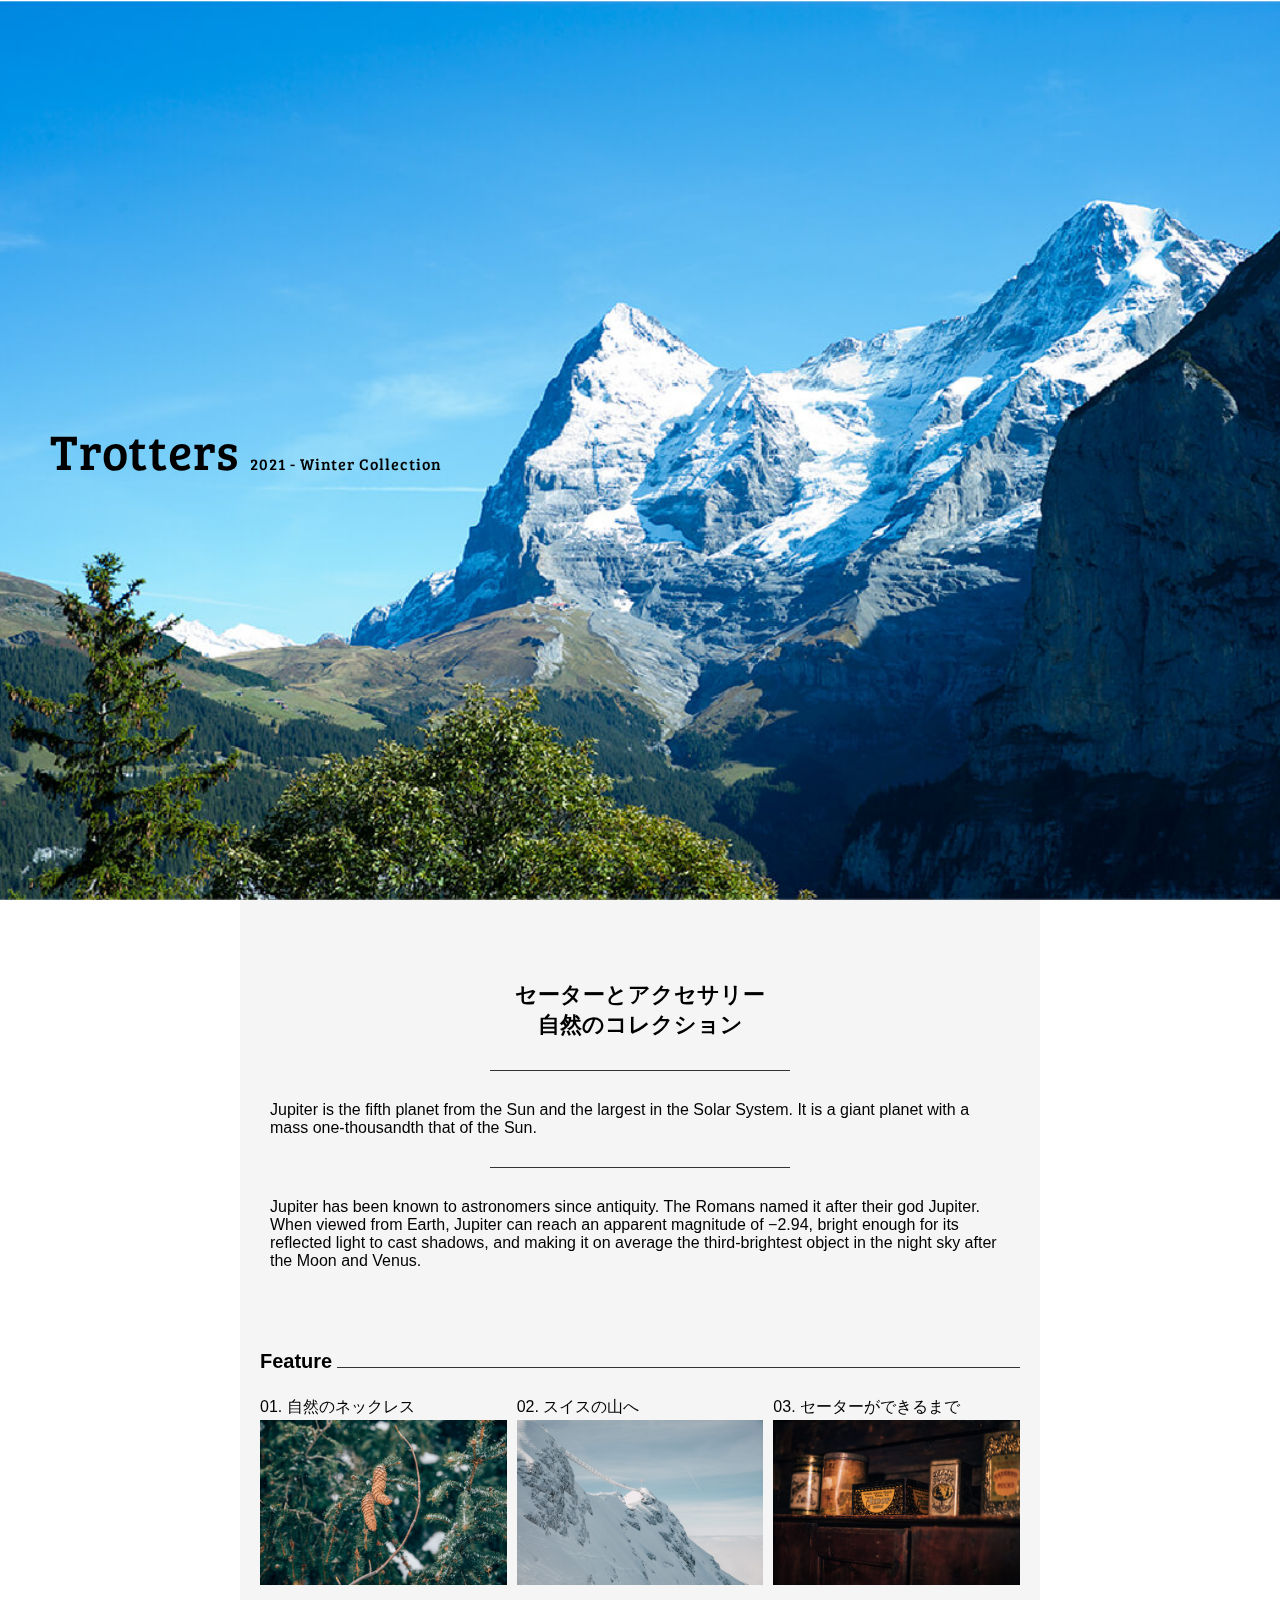
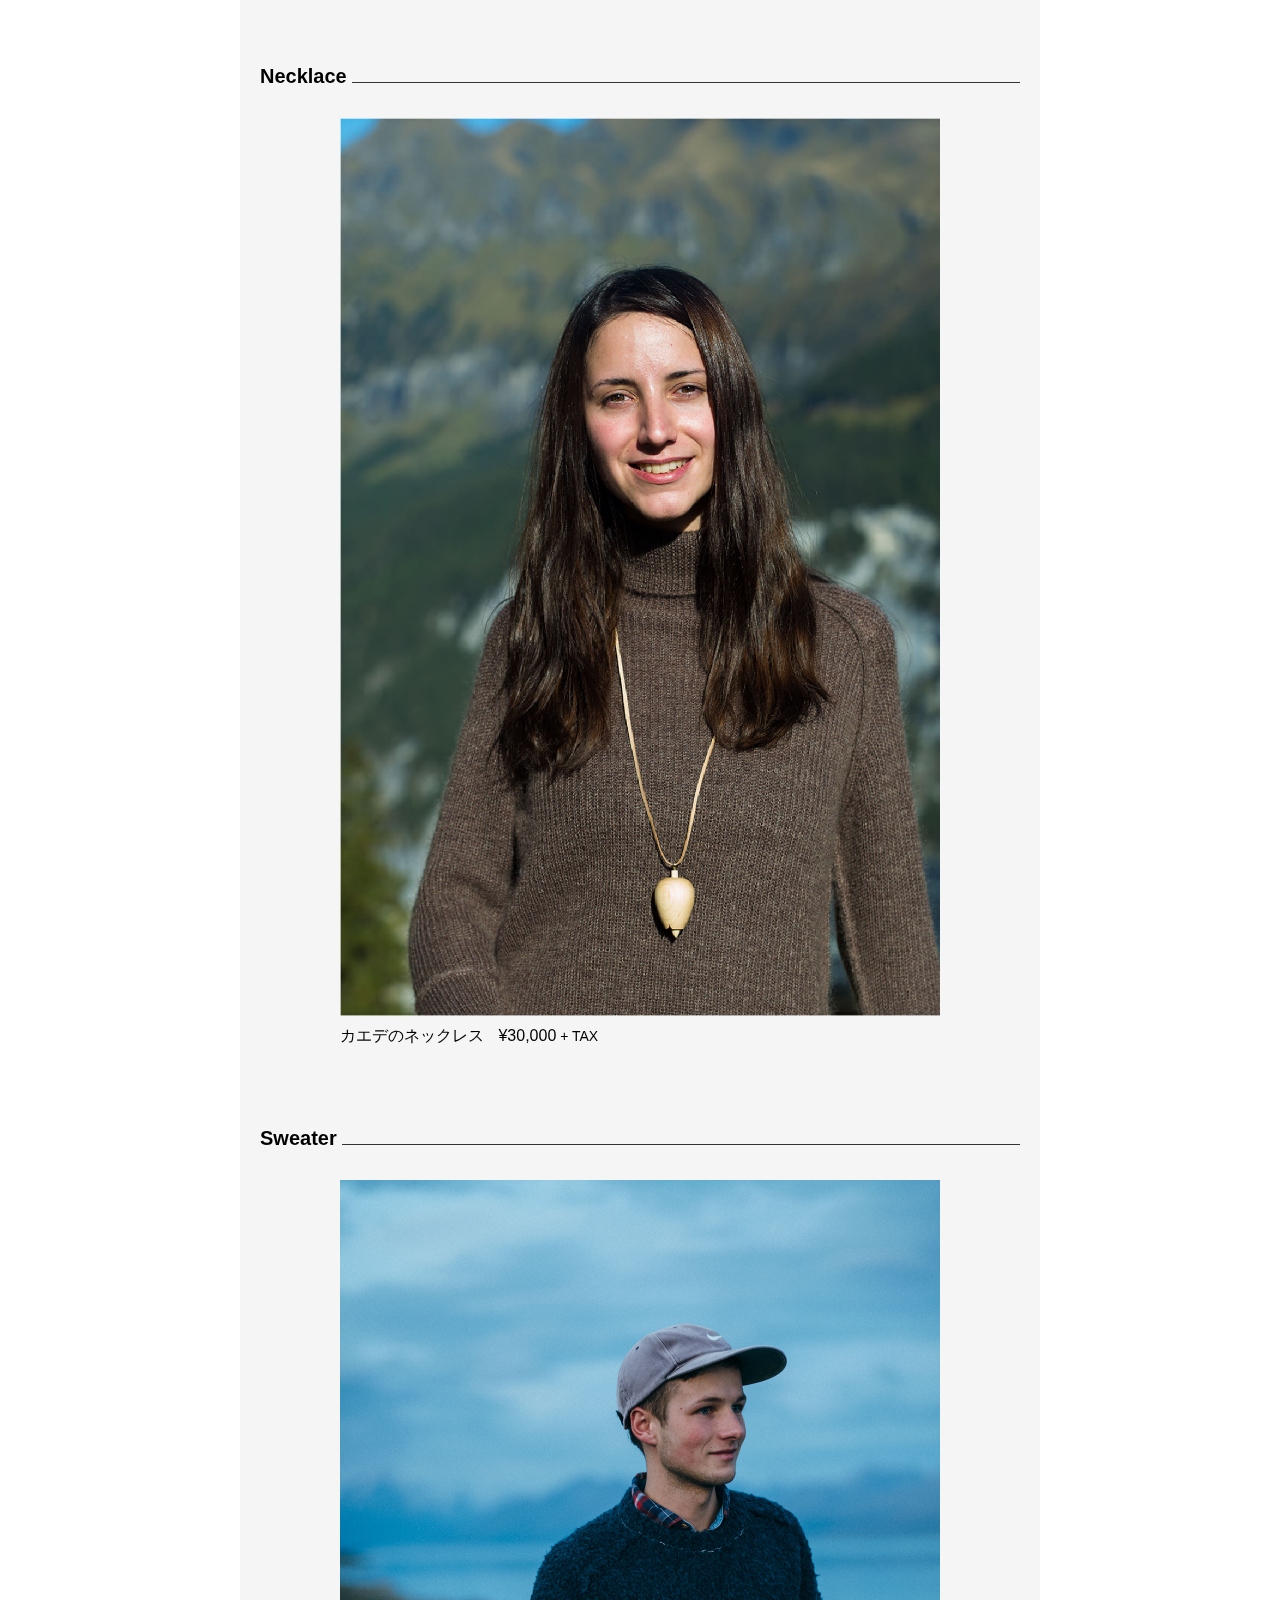
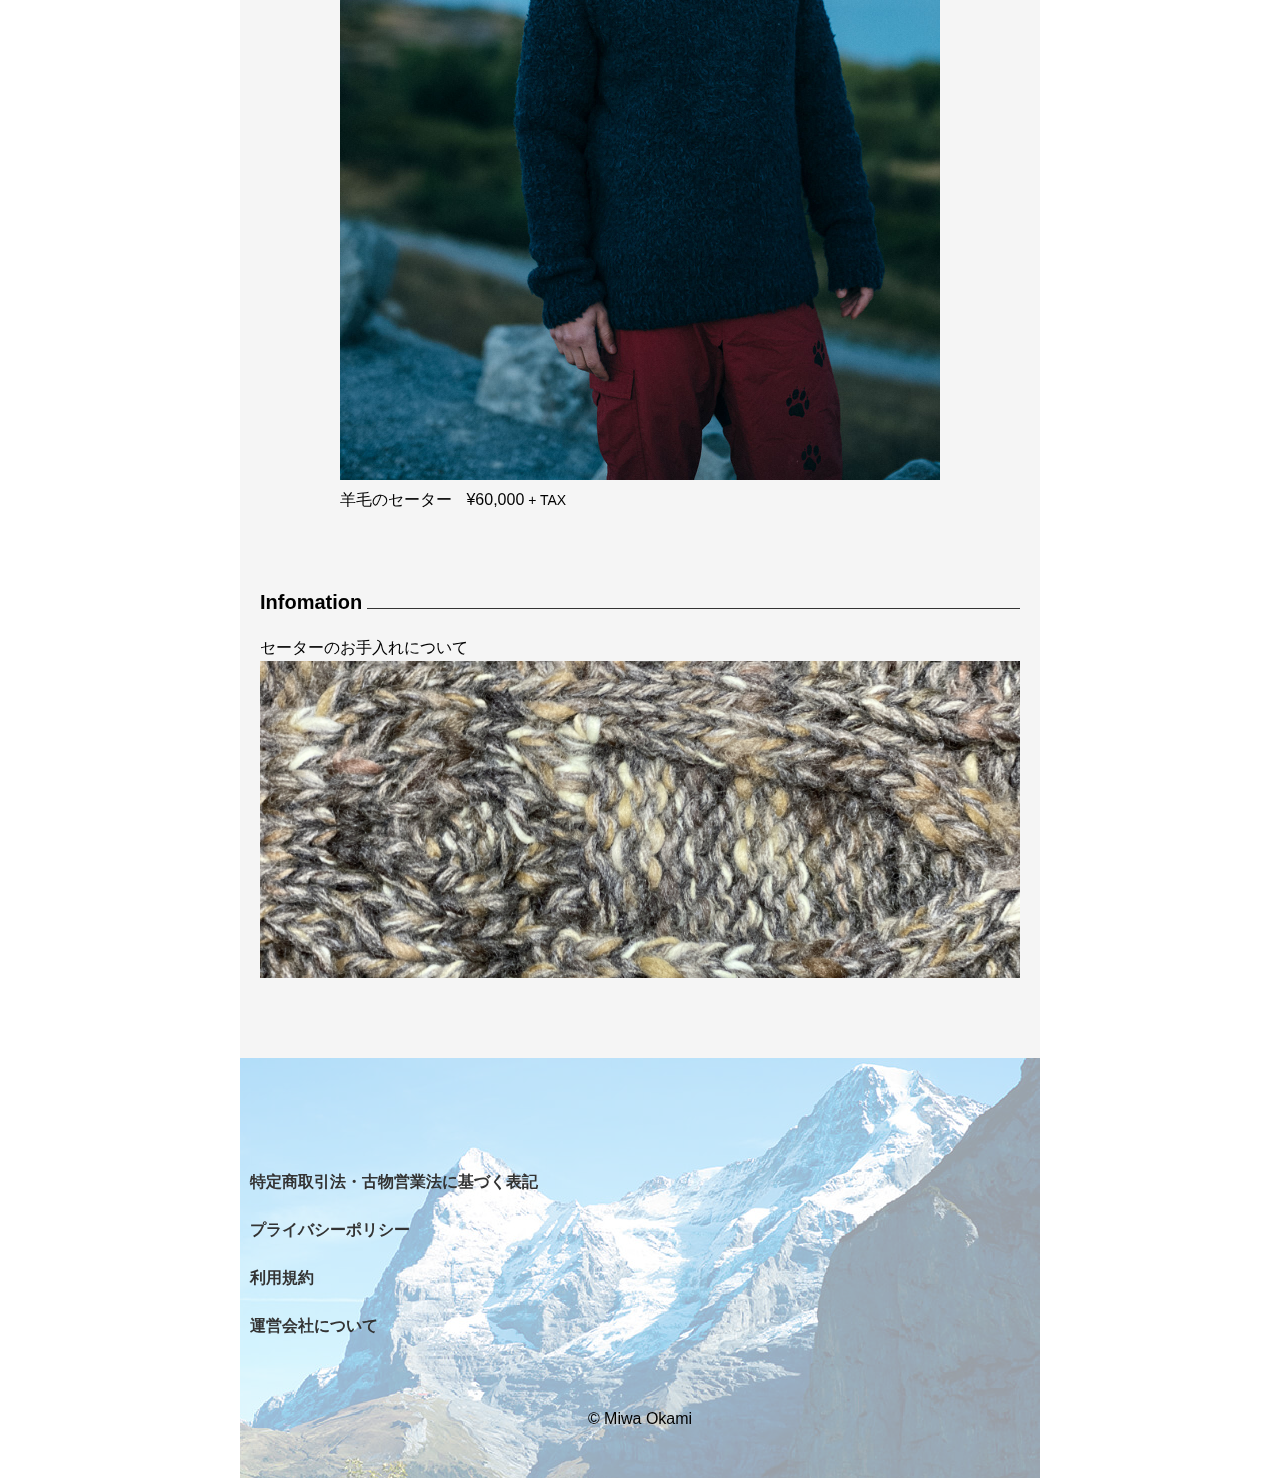
<file: index.html>
<!DOCTYPE html>
<html lang="ja">
<head>
  <meta charset="UTF-8">
  <meta http-equiv="X-UA-Compatible" content="IE=edge">
  <meta name="viewport" content="width=device-width, initial-scale=1.0">
  <title>Document</title>
  <link rel="stylesheet" href="css/reset.css">
  <link rel="stylesheet" href="css/style.css">
  <link rel="stylesheet" href="css/common.css">
</head>
<body>
  <!-- <video class="bg-video" src="images/top/movie.mp4" autoplay loop muted></video> -->

  <div class="container">
    <div class="ttl-wrap">
      <h1>Trotters<span>2021 - Winter Collection</span></h1>      
    </div>
    
    <div class="content">

      <section class="introduction">
        <h2>セーターとアクセサリー<br>自然のコレクション</h2>
        <div class="juncture-hr"></div>
        <p>Jupiter is the fifth planet from the Sun and the largest in the Solar System. It is a giant planet with a mass one-thousandth that of the Sun.</p>
        <div class="juncture-hr"></div>
        <p>Jupiter has been known to astronomers since antiquity. The Romans named it after their god Jupiter. When viewed from Earth, Jupiter can reach an apparent magnitude of −2.94, bright enough for its reflected light to cast shadows, and making it on average the third-brightest object in the night sky after the Moon and Venus.</p>
      </section>

      <section class="feature content-wrap">
        <h3 class="ttl-border">Feature</h3>
        <nav>
          <ul>
            <li>01. 自然のネックレス<a href="#"><img src="images/top/feature01.jpg" alt=""></a></li>
            <li>02. スイスの山へ<a href="#"><img src="images/top/feature02.jpg" alt=""></a></li>
            <li>03. セーターができるまで<a href="#"><img src="images/top/feature03.jpg" alt=""></a></li>
          </ul>
        </nav>
      </section>

      <section class="goods-necklace content-wrap">
        <h3 class="ttl-border">Necklace</h3>
        <div class="item-box">
          <a href="#"><img src="images/top/necklace.jpg" alt=""></a>
          <p class="name">カエデのネックレス</p>
          <p class="price">¥30,000<span> + TAX</span></p>
        </div>
      </section>

      <section class="goods-knit content-wrap">
        <h3 class="ttl-border">Sweater</h3>
        <div class="item-box">
          <a href="#"><img src="images/top/knit.jpg" alt=""></a>
          <p class="name">羊毛のセーター</p>
          <p class="price">¥60,000<span> + TAX</span></p>
        </div>
      </section>

      <section class="info content-wrap">
        <h3 class="ttl-border">Infomation</h3>
        <ul>
          <li>セーターのお手入れについて<a href="#"><img src="images/top/info.jpg"></a></li>
        </ul>
      </section>

      <footer class="footer-wrap">
        <nav>
          <ul>
            <li><a href="#">特定商取引法・古物営業法に基づく表記</a></li>
            <li><a href="#">プライバシーポリシー</a></li>
            <li><a href="#">利用規約</a></li>
            <li><a href="#">運営会社について</a></li>       
          </ul>
        </nav>
        <p>© Miwa Okami</p>
      </footer>
    </div>

  </div>

</body>
</html>
</file>
<file: css/style.css>
.container {
  height: 100vh;
}
.container::before {
  content: "";
  width: 100%;
  height: 100%;
  background: url("../images/top/img01.jpg");
  background-repeat: no-repeat;
  background-position: center;
  background-size: cover;
  position: fixed;
  top: 0;
  right: 0;
  bottom: 0;
  left: 0;
  z-index: -100;
}

.ttl-wrap {
  width: 100%;
  height: 100vh;
  display: flex;
  align-items: center;
  animation-name: title;
  animation-duration: 1.5s;
  animation-timing-function: ease-in-out;
  animation-delay: 0;
  animation-direction: normal;
  animation-fill-mode: forwards;
}
@keyframes title {
  0% {
    transform: translateY(-100px);
    opacity: 0;
  }
  100% {
    transform: translateY(20px);
    opacity: 1;
  }
}
.ttl-wrap h1 {
  font-family: 'Bree Serif';
  font-size: 38px;
  letter-spacing: 1px;
  margin-left: 10px;
}
.ttl-wrap h1 span {
  font-size: 14px;
  vertical-align: baseline;
  margin-left: 10px;
}

.content {
  width: 90%;
  margin: auto;
  background: whitesmoke;
}

.introduction {
  padding: 80px 0;
}
.introduction h2 {
  text-align: center;
  font-weight: bold;
  font-size: 1.375rem;
}
.introduction p {
  padding: 0 30px;
}

.content-wrap {
  padding: 0 20px;
  margin-bottom: 80px;
}
.content-wrap h3 {
  font-size: 1.25rem;
  font-weight: bold;
}
.content-wrap ul li {
  margin-top: 20px;
  line-height: 1.7;
}
.content-wrap > p {
  font-size: 18px;
}
.content-wrap .name {
  margin-top: 10px;
}
.content-wrap .price {
  margin-top: 5px;
}
.content-wrap .price span {
  font-size: 14px;
}

.juncture-hr {
  width: 300px;
  padding: 0 20px;
  border-top: 1px solid #333;
  margin: 30px auto;
}
.ttl-border {
  display: flex;
  align-items: baseline;
}
.ttl-border::after {
  content: "";
  border-top: 1px solid #333;
  flex-grow: 1;
  margin-left: 5px;
}












/* .bg-video {
  display: none;
} */

@media (min-width: 800px) {
  /* .bg-video {
    display: block;
    position: fixed;
    top: 0;
    right: 0;
    bottom: 0;
    left: 0;
    z-index: -100;
    min-width: 100vw;
    min-height: 100vh;
  } */
  .ttl-wrap h1 {
    font-size: 50px;
  }
  .ttl-wrap h1 span {
    font-size: 16px;
  }
  .container {
    position: relative;
    z-index: 2;
  }
  .content {
    width: 800px;
  }
  .feature nav ul {
    width: 100%;
    margin: auto;
    display: flex;
    justify-content: space-between;
  }
  .feature nav ul li {
    width: 90%;
    margin-top: 20px;
    line-height: 1.7;
  }
  .feature nav ul li:not(:nth-child(3)) {
    margin-right: 10px;
  }
  .content-wrap .item-box {
    width: 600px;
    margin: 30px auto 0;
  }
  .content-wrap .name,
  .content-wrap .price {
    display: inline-block;
  }
  .content-wrap .name {
    margin-right: 10px;
  }
}
</file>
<file: css/common.css>
@font-face {
  font-family: 'Bree Serif';
  src: url(../font/BreeSerif-Regular.ttf);
}

body {
  max-width: 1200px;
  margin: 0 auto;
  font-size: 100%;
  font-family: Arial, Helvetica, sans-serif;
}
img {
  vertical-align: bottom;
}




.footer-wrap {
  background-image: url("../images/top/img01.jpg");
  background-position: right;
  padding: 100px 0 50px;
  height: 100%;
  position: relative;
  z-index: 2;
}
.footer-wrap::after {
  content: "";
  background-color: rgba(255,255,255,0.6);
  position: absolute;
  top: 0;
  right: 0;
  bottom: 0;
  left: 0;
  z-index: -99;
}
.footer-wrap ul {
  padding: 0 10px;
}
.footer-wrap a {
  color: #333;
  font-weight: bolder;
  line-height: 3;
}
.footer-wrap p {
  text-align: center;
  margin: 60px 0 0;
}
</file>
